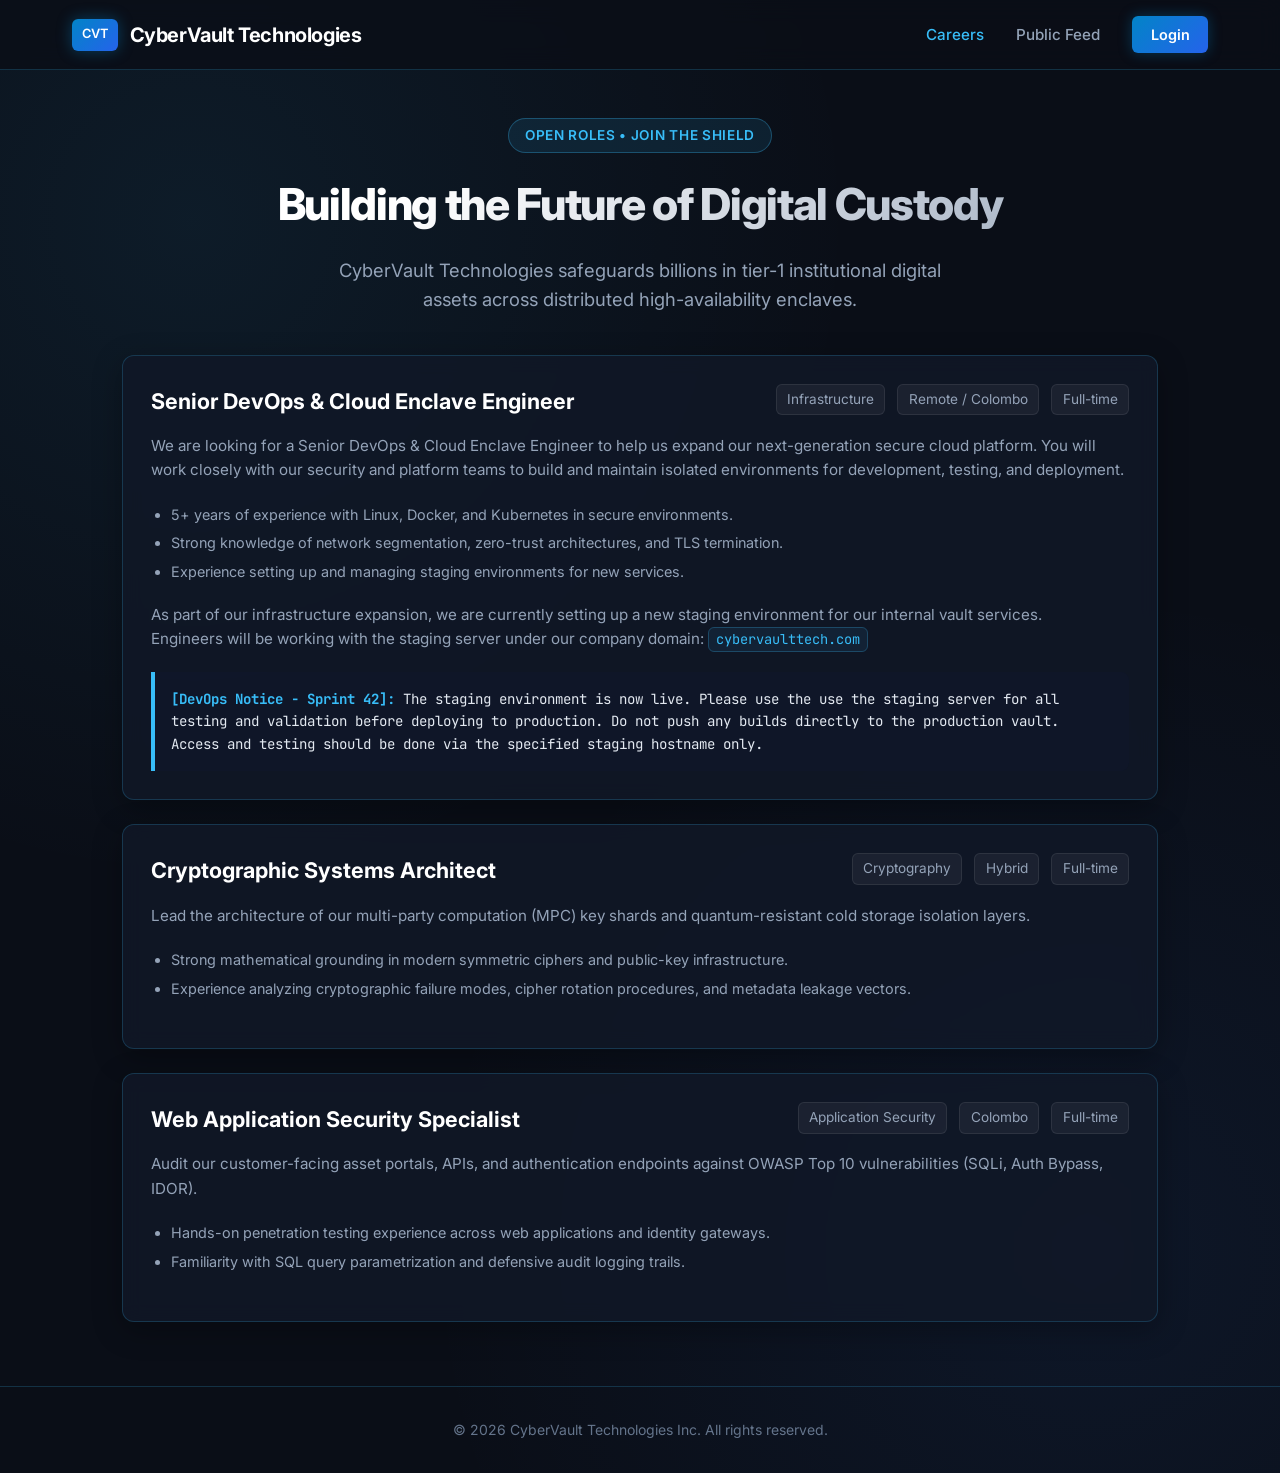
<file: stage1_osint/templates/careers.html>
<!DOCTYPE html>
<html lang="en">

<head>
    <meta charset="UTF-8">
    <meta name="viewport" content="width=device-width, initial-scale=1.0">
    <title>Careers & Opportunities | CyberVault Technologies</title>
    <link rel="preconnect" href="https://fonts.googleapis.com">
    <link
        href="https://fonts.googleapis.com/css2?family=Inter:wght@300;400;500;600;700&family=JetBrains+Mono:wght@400;500&display=swap"
        rel="stylesheet">
    <style>
        :root {
            --bg-primary: #0a0e17;
            --bg-secondary: #111827;
            --bg-card: rgba(17, 24, 39, 0.85);
            --border-color: rgba(56, 189, 248, 0.2);
            --border-hover: rgba(56, 189, 248, 0.5);
            --accent-cyan: #38bdf8;
            --accent-blue: #3b82f6;
            --accent-emerald: #10b981;
            --text-primary: #f8fafc;
            --text-secondary: #94a3b8;
            --text-muted: #64748b;
        }

        * {
            box-sizing: border-box;
            margin: 0;
            padding: 0;
        }

        body {
            font-family: 'Inter', -apple-system, sans-serif;
            background-color: var(--bg-primary);
            color: var(--text-primary);
            min-height: 100vh;
            line-height: 1.6;
            background-image:
                radial-gradient(circle at 15% 15%, rgba(56, 189, 248, 0.08) 0%, transparent 40%),
                radial-gradient(circle at 85% 85%, rgba(59, 130, 246, 0.08) 0%, transparent 40%);
        }

        header {
            border-bottom: 1px solid var(--border-color);
            background: rgba(10, 14, 23, 0.8);
            backdrop-filter: blur(12px);
            position: sticky;
            top: 0;
            z-index: 50;
        }

        .nav-container {
            max-width: 1200px;
            margin: 0 auto;
            padding: 1rem 2rem;
            display: flex;
            justify-content: space-between;
            align-items: center;
        }

        .brand {
            display: flex;
            align-items: center;
            gap: 0.75rem;
            font-weight: 700;
            font-size: 1.25rem;
            letter-spacing: -0.02em;
            color: #fff;
            text-decoration: none;
        }

        .brand-badge {
            background: linear-gradient(135deg, #0284c7, #2563eb);
            padding: 0.35rem 0.65rem;
            border-radius: 6px;
            font-size: 0.8rem;
            font-weight: 600;
            box-shadow: 0 0 15px rgba(2, 132, 199, 0.4);
        }

        nav a {
            color: var(--text-secondary);
            text-decoration: none;
            margin-left: 1.75rem;
            font-size: 0.95rem;
            font-weight: 500;
            transition: color 0.2s;
        }

        nav a:hover,
        nav a.active {
            color: var(--accent-cyan);
        }

        nav .btn-login {
            background: linear-gradient(135deg, #0284c7, #2563eb);
            color: #ffffff !important;
            padding: 0.45rem 1.15rem;
            border-radius: 6px;
            font-weight: 600;
            font-size: 0.9rem;
            box-shadow: 0 0 14px rgba(2, 132, 199, 0.35);
            transition: all 0.2s ease;
            display: inline-flex;
            align-items: center;
            justify-content: center;
        }

        nav .btn-login:hover {
            background: linear-gradient(135deg, #0369a1, #1d4ed8);
            box-shadow: 0 0 20px rgba(2, 132, 199, 0.6);
            transform: translateY(-1px);
            color: #ffffff !important;
        }

        .hero {
            max-width: 1200px;
            margin: 3rem auto 2rem;
            padding: 0 2rem;
            text-align: center;
        }

        .badge {
            display: inline-block;
            padding: 0.35rem 1rem;
            border-radius: 9999px;
            background: rgba(56, 189, 248, 0.1);
            color: var(--accent-cyan);
            border: 1px solid rgba(56, 189, 248, 0.3);
            font-size: 0.85rem;
            font-weight: 600;
            margin-bottom: 1rem;
            letter-spacing: 0.05em;
            text-transform: uppercase;
        }

        h1 {
            font-size: 2.75rem;
            font-weight: 800;
            letter-spacing: -0.03em;
            margin-bottom: 1rem;
            background: linear-gradient(135deg, #ffffff 30%, #94a3b8 100%);
            -webkit-background-clip: text;
            -webkit-text-fill-color: transparent;
        }

        .subtitle {
            color: var(--text-secondary);
            font-size: 1.15rem;
            max-width: 650px;
            margin: 0 auto;
        }

        .content {
            max-width: 1100px;
            margin: 2.5rem auto 4rem;
            padding: 0 2rem;
            display: flex;
            flex-direction: column;
            gap: 1.5rem;
        }

        .job-card {
            background: var(--bg-card);
            border: 1px solid var(--border-color);
            border-radius: 12px;
            padding: 1.75rem;
            box-shadow: 0 8px 30px rgba(0, 0, 0, 0.3);
            backdrop-filter: blur(10px);
            transition: transform 0.2s, border-color 0.2s;
        }

        .job-card:hover {
            border-color: var(--border-hover);
            transform: translateY(-2px);
        }

        .job-header {
            display: flex;
            justify-content: space-between;
            align-items: flex-start;
            margin-bottom: 1rem;
            flex-wrap: wrap;
            gap: 0.5rem;
        }

        .job-title {
            font-size: 1.35rem;
            font-weight: 700;
            color: #fff;
        }

        .job-meta {
            display: flex;
            gap: 0.75rem;
            font-size: 0.85rem;
        }

        .meta-tag {
            background: rgba(255, 255, 255, 0.05);
            padding: 0.25rem 0.65rem;
            border-radius: 6px;
            color: var(--text-secondary);
            border: 1px solid rgba(255, 255, 255, 0.08);
        }

        .job-desc {
            color: var(--text-secondary);
            font-size: 0.95rem;
            margin-bottom: 1.25rem;
        }

        .requirements-list {
            margin-left: 1.25rem;
            color: var(--text-secondary);
            font-size: 0.9rem;
            margin-bottom: 1.25rem;
        }

        .requirements-list li {
            margin-bottom: 0.35rem;
        }

        code {
            background: rgba(56, 189, 248, 0.08);
            border: 1px solid rgba(56, 189, 248, 0.25);
            padding: 0.15rem 0.45rem;
            border-radius: 6px;
            color: var(--accent-cyan);
            font-family: 'JetBrains Mono', monospace;
            font-size: 0.9em;
        }

        .internal-notice {
            background: rgba(15, 23, 42, 0.8);
            border-left: 4px solid var(--accent-cyan);
            padding: 1rem;
            border-radius: 0 8px 8px 0;
            font-size: 0.88rem;
            color: #e2e8f0;
            font-family: 'JetBrains Mono', monospace;
            margin-top: 1rem;
        }

        .internal-notice strong {
            color: var(--accent-cyan);
        }

        .hint-box {
            background: rgba(16, 185, 129, 0.08);
            border: 1px solid rgba(16, 185, 129, 0.25);
            padding: 1.25rem;
            border-radius: 10px;
            margin-top: 1.5rem;
            display: flex;
            align-items: center;
            justify-content: space-between;
            gap: 1rem;
        }

        .hint-box p {
            color: #a7f3d0;
            font-size: 0.9rem;
        }

        .btn-inspect {
            background: linear-gradient(135deg, #0284c7, #0284c7);
            color: #fff;
            padding: 0.6rem 1.2rem;
            border-radius: 6px;
            text-decoration: none;
            font-size: 0.85rem;
            font-weight: 600;
            border: none;
            cursor: pointer;
            transition: opacity 0.2s;
            white-space: nowrap;
        }

        .btn-inspect:hover {
            opacity: 0.9;
        }

        footer {
            border-top: 1px solid var(--border-color);
            padding: 2rem;
            text-align: center;
            color: var(--text-muted);
            font-size: 0.875rem;
        }
    </style>
</head>

<body>
    <header>
        <div class="nav-container">
            <a href="/" class="brand">
                <span class="brand-badge">CVT</span>
                CyberVault Technologies
            </a>
            <nav>
                <a href="/" class="active">Careers</a>
                <a href="/social">Public Feed</a>
                <a href="/login" class="btn-login">Login</a>
            </nav>
        </div>
    </header>

    <div class="hero">
        <span class="badge">Open Roles &bull; Join the Shield</span>
        <h1>Building the Future of Digital Custody</h1>
        <p class="subtitle">CyberVault Technologies safeguards billions in tier-1 institutional digital assets across
            distributed high-availability enclaves.</p>
    </div>

    <div class="content">
        <!-- Position 1 -->
        <div class="job-card">
            <div class="job-header">
                <div class="job-title">Senior DevOps & Cloud Enclave Engineer</div>
                <div class="job-meta">
                    <span class="meta-tag">Infrastructure</span>
                    <span class="meta-tag">Remote / Colombo</span>
                    <span class="meta-tag">Full-time</span>
                </div>
            </div>
            <p class="job-desc">
                We are looking for a Senior DevOps & Cloud Enclave Engineer to help us expand our next-generation secure cloud platform.
                You will work closely with our security and platform teams to build and maintain isolated environments for development,
                testing, and deployment.
            </p>
            <ul class="requirements-list">
                <li>5+ years of experience with Linux, Docker, and Kubernetes in secure environments.</li>
                <li>Strong knowledge of network segmentation, zero-trust architectures, and TLS termination.</li>
                <li>Experience setting up and managing staging environments for new services.</li>
            </ul>
            <p class="job-desc">
                As part of our infrastructure expansion, we are currently setting up a new staging environment for our internal vault services.<br>
                Engineers will be working with the staging server under our company domain: <code>cybervaulttech.com</code>
            </p>
            <div class="internal-notice">
                <strong>[DevOps Notice - Sprint 42]:</strong> The staging environment is now live. Please use the use the staging server for all testing and validation before deploying to production. Do not push any builds directly to the production vault. Access and testing should be done via the specified staging hostname only.
            </div>
        </div>

        <!-- Position 2 -->
        <div class="job-card">
            <div class="job-header">
                <div class="job-title">Cryptographic Systems Architect</div>
                <div class="job-meta">
                    <span class="meta-tag">Cryptography</span>
                    <span class="meta-tag">Hybrid</span>
                    <span class="meta-tag">Full-time</span>
                </div>
            </div>
            <p class="job-desc">
                Lead the architecture of our multi-party computation (MPC) key shards and quantum-resistant cold storage
                isolation layers.
            </p>
            <ul class="requirements-list">
                <li>Strong mathematical grounding in modern symmetric ciphers and public-key infrastructure.</li>
                <li>Experience analyzing cryptographic failure modes, cipher rotation procedures, and metadata leakage
                    vectors.</li>
            </ul>
        </div>

        <!-- Position 3 -->
        <div class="job-card">
            <div class="job-header">
                <div class="job-title">Web Application Security Specialist</div>
                <div class="job-meta">
                    <span class="meta-tag">Application Security</span>
                    <span class="meta-tag">Colombo</span>
                    <span class="meta-tag">Full-time</span>
                </div>
            </div>
            <p class="job-desc">
                Audit our customer-facing asset portals, APIs, and authentication endpoints against OWASP Top 10
                vulnerabilities (SQLi, Auth Bypass, IDOR).
            </p>
            <ul class="requirements-list">
                <li>Hands-on penetration testing experience across web applications and identity gateways.</li>
                <li>Familiarity with SQL query parametrization and defensive audit logging trails.</li>
            </ul>
        </div>
    </div>

    <footer>
        &copy; 2026 CyberVault Technologies Inc. All rights reserved.
    </footer>
</body>

</html>
</file>
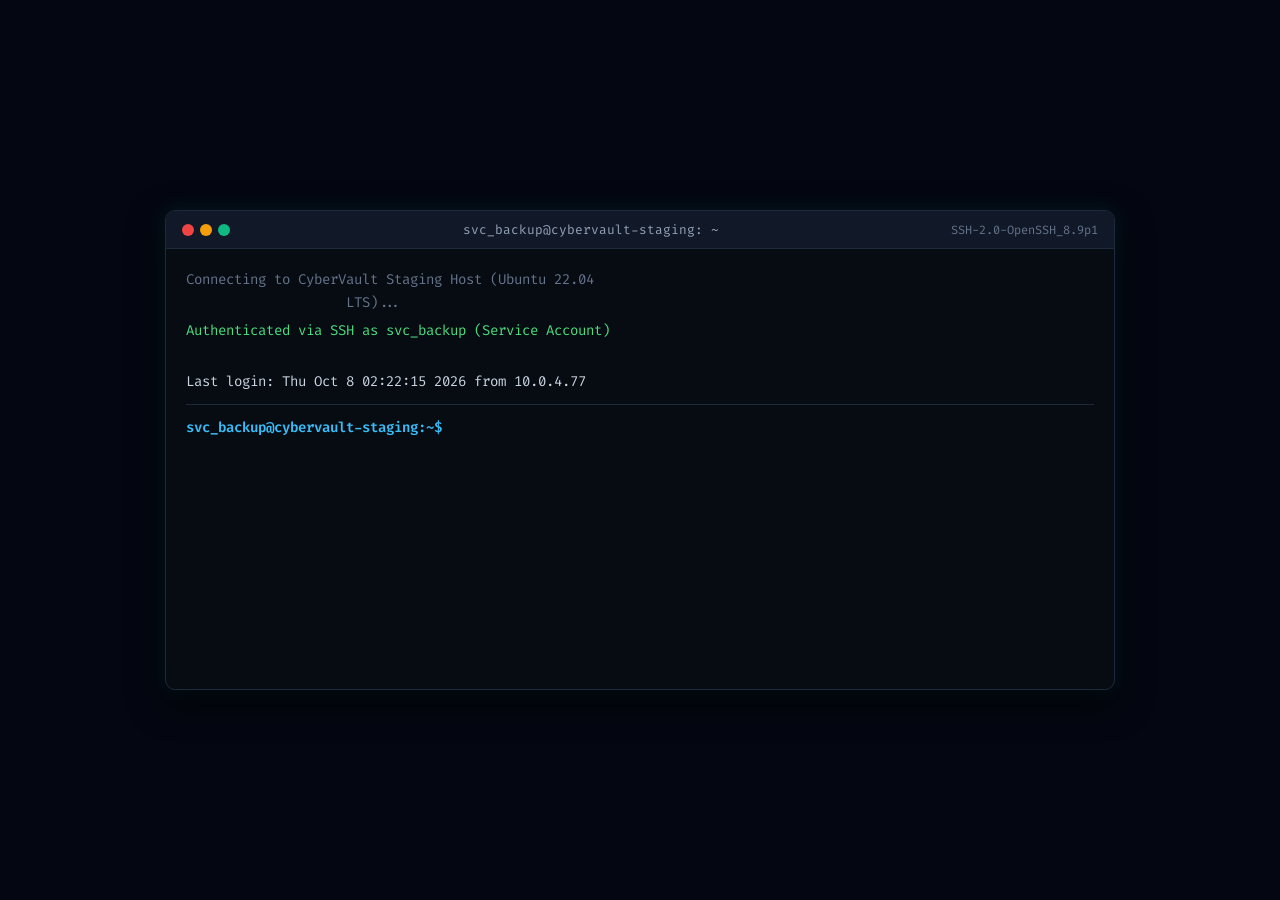
<file: stage6_capstone_host/templates/terminal.html>
<!DOCTYPE html>
<html lang="en">

<head>
    <meta charset="UTF-8">
    <meta name="viewport" content="width=device-width, initial-scale=1.0">
    <title>CyberVault | Capstone Staging Host Console</title>
    <link rel="preconnect" href="https://fonts.googleapis.com">
    <link rel="preconnect" href="https://fonts.gstatic.com" crossorigin>
    <link
        href="https://fonts.googleapis.com/css2?family=Fira+Code:wght@400;500;600;700&family=Inter:wght@400;600&display=swap"
        rel="stylesheet">
    <style>
        :root {
            --bg-dark: #070b12;
            --term-header: #111827;
            --accent-green: #10b981;
            --accent-cyan: #00f2fe;
            --accent-red: #ef4444;
            --text-main: #38bdf8;
            --text-dim: #64748b;
        }

        * {
            box-sizing: border-box;
            margin: 0;
            padding: 0;
        }

        body {
            background-color: #040711;
            color: #e2e8f0;
            font-family: 'Inter', sans-serif;
            min-height: 100vh;
            display: flex;
            flex-direction: column;
            align-items: center;
            justify-content: center;
            padding: 20px;
        }

        .container {
            width: 100%;
            max-width: 950px;
        }

        .header-bar {
            display: flex;
            justify-content: space-between;
            align-items: center;
            margin-bottom: 16px;
        }

        .badge {
            background: rgba(16, 185, 129, 0.15);
            color: var(--accent-green);
            border: 1px solid rgba(16, 185, 129, 0.3);
            border-radius: 9999px;
            padding: 4px 14px;
            font-size: 0.8rem;
            font-family: 'Fira Code', monospace;
            font-weight: 600;
        }

        .connection-info {
            font-size: 0.82rem;
            color: var(--text-dim);
            font-family: 'Fira Code', monospace;
        }

        .term-window {
            background: var(--bg-dark);
            border: 1px solid #1e293b;
            border-radius: 10px;
            box-shadow: 0 12px 35px rgba(0, 0, 0, 0.7), 0 0 20px rgba(0, 242, 254, 0.1);
            overflow: hidden;
        }

        .term-titlebar {
            background: var(--term-header);
            border-bottom: 1px solid #1e293b;
            padding: 10px 16px;
            display: flex;
            align-items: center;
            justify-content: space-between;
        }

        .term-dots {
            display: flex;
            gap: 6px;
        }

        .dot {
            width: 12px;
            height: 12px;
            border-radius: 50%;
        }

        .dot-red {
            background: #ef4444;
        }

        .dot-yellow {
            background: #f59e0b;
        }

        .dot-green {
            background: #10b981;
        }

        .term-title {
            font-size: 0.8rem;
            font-family: 'Fira Code', monospace;
            color: #94a3b8;
        }

        .term-body {
            padding: 20px;
            min-height: 440px;
            max-height: 520px;
            overflow-y: auto;
            font-family: 'Fira Code', monospace;
            font-size: 0.88rem;
            line-height: 1.6;
            color: #cbd5e1;
        }

        .output-line {
            margin-bottom: 6px;
            white-space: pre-wrap;
            word-break: break-all;
        }

        .prompt-line {
            display: flex;
            align-items: center;
            gap: 8px;
            margin-top: 12px;
        }

        .prompt-label {
            color: #38bdf8;
            font-weight: 600;
            white-space: nowrap;
        }

        .cmd-input {
            flex: 1;
            background: transparent;
            border: none;
            outline: none;
            color: #fff;
            font-family: 'Fira Code', monospace;
            font-size: 0.88rem;
        }

        .quick-cmds {
            display: flex;
            gap: 8px;
            margin-top: 16px;
            flex-wrap: wrap;
        }

        .btn-cmd {
            background: #111827;
            border: 1px solid #1f293d;
            color: #38bdf8;
            padding: 6px 12px;
            border-radius: 6px;
            font-family: 'Fira Code', monospace;
            font-size: 0.8rem;
            cursor: pointer;
            transition: all 0.2s;
        }

        .btn-cmd:hover {
            background: #1e293b;
            color: #fff;
            border-color: #38bdf8;
        }
    </style>
</head>

<body>
    <div class="container">

        <div class="term-window">
            <div class="term-titlebar">
                <div class="term-dots">
                    <div class="dot dot-red"></div>
                    <div class="dot dot-yellow"></div>
                    <div class="dot dot-green"></div>
                </div>
                <div class="term-title">svc_backup@cybervault-staging: ~</div>
                <div style="font-size: 0.75rem; color: #64748b; font-family: 'Fira Code', monospace;">
                    SSH-2.0-OpenSSH_8.9p1</div>
            </div>

            <div class="term-body" id="termBody">
                <div class="output-line" style="color: #64748b;">Connecting to CyberVault Staging Host (Ubuntu 22.04
                    LTS)...</div>
                <div class="output-line" style="color: #4ade80;">Authenticated via SSH as svc_backup (Service Account)
                </div>
                <div class="output-line">Last login: Thu Oct 8 02:22:15 2026 from 10.0.4.77</div>
                <hr style="border: 0; border-top: 1px solid #1e293b; margin: 10px 0;">

                <div id="history"></div>

                <div class="prompt-line">
                    <span class="prompt-label" id="currentPrompt">svc_backup@cybervault-staging:~$</span>
                    <input type="text" id="cmdInput" class="cmd-input" autofocus autocomplete="off" spellcheck="false">
                </div>
            </div>
        </div>


    </div>

    <script>
        const input = document.getElementById('cmdInput');
        const historyDiv = document.getElementById('history');
        const termBody = document.getElementById('termBody');

        input.addEventListener('keydown', function (e) {
            if (e.key === 'Enter') {
                const cmd = input.value.trim();
                input.value = '';
                if (cmd) {
                    executeCommand(cmd);
                }
            }
        });

        function runCommand(cmd) {
            executeCommand(cmd);
        }

        function executeCommand(cmd) {
            if (cmd === 'clear') {
                historyDiv.innerHTML = '';
                return;
            }

            // Append entered command
            const userPrompt = document.getElementById('currentPrompt').textContent;
            const cmdElem = document.createElement('div');
            cmdElem.className = 'output-line';
            cmdElem.innerHTML = `<span style="color: #38bdf8;">${userPrompt}</span> ${escapeHtml(cmd)}`;
            historyDiv.appendChild(cmdElem);

            fetch('/api/exec', {
                method: 'POST',
                headers: { 'Content-Type': 'application/json' },
                body: JSON.stringify({ command: cmd })
            })
                .then(res => res.json())
                .then(data => {
                    const outElem = document.createElement('div');
                    outElem.className = 'output-line';

                    if (data.is_flag) {
                        outElem.style.color = '#34d399';
                        outElem.style.fontWeight = 'bold';
                    } else if (data.is_error) {
                        outElem.style.color = '#f87171';
                    } else {
                        outElem.style.color = '#cbd5e1';
                    }

                    outElem.textContent = data.output;
                    historyDiv.appendChild(outElem);
                    termBody.scrollTop = termBody.scrollHeight;
                })
                .catch(err => {
                    const errElem = document.createElement('div');
                    errElem.className = 'output-line';
                    errElem.style.color = '#ef4444';
                    errElem.textContent = 'Command execution error: ' + err;
                    historyDiv.appendChild(errElem);
                });
        }

        function escapeHtml(text) {
            const div = document.createElement('div');
            div.textContent = text;
            return div.innerHTML;
        }
    </script>
</body>

</html>
</file>
